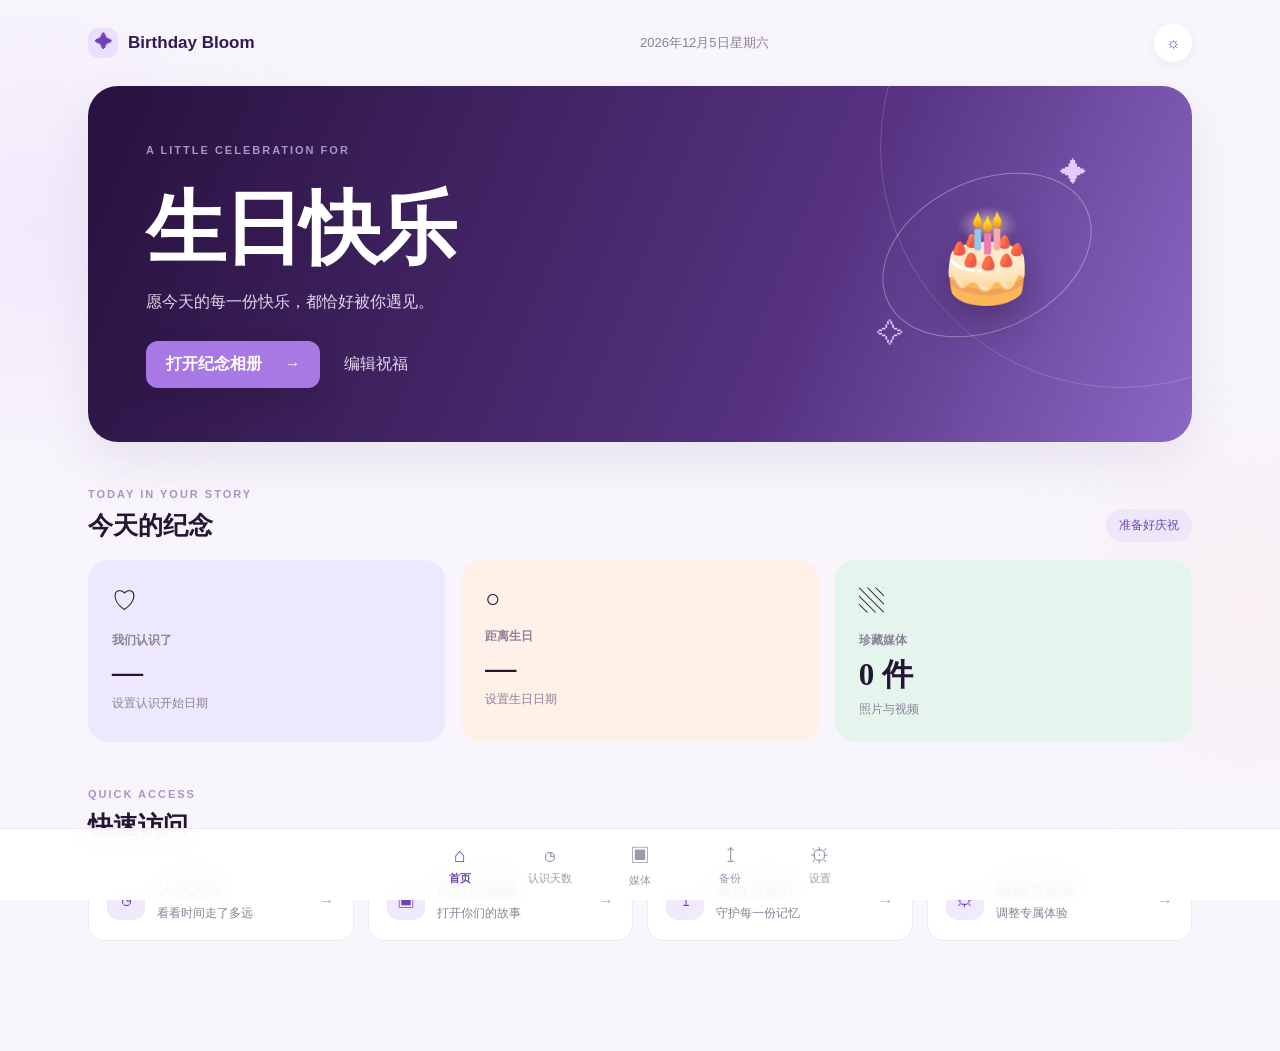
<file: 黄博诚/index.html>
<!doctype html>
<html lang="zh-CN">
<head>
  <meta charset="UTF-8">
  <meta name="viewport" content="width=device-width, initial-scale=1.0">
  <meta name="theme-color" content="#160d2b">
  <title>生日快乐 · 专属纪念</title>
  <link rel="stylesheet" href="styles.css">
</head>
<body>
  <div class="ambient ambient-one"></div>
  <div class="ambient ambient-two"></div>
  <main class="app-shell">
    <header class="topbar">
      <button class="brand" data-page="home"><span class="brand-mark">✦</span><span>Birthday Bloom</span></button>
      <div class="today-label" id="todayLabel"></div>
      <button class="icon-button" id="themeToggle" aria-label="切换特效">☼</button>
    </header>

    <section class="page active" id="page-home">
      <div class="hero-card">
        <div class="hero-copy">
          <span class="eyebrow">A little celebration for</span>
          <h1 id="heroTitle">生日快乐</h1>
          <p id="heroGreeting">愿今天的每一份快乐，都恰好被你遇见。</p>
          <div class="hero-actions">
            <button class="primary-button" data-page="media">打开纪念相册 <span>→</span></button>
            <button class="quiet-button" data-page="settings">编辑祝福</button>
          </div>
        </div>
        <div class="hero-orbit"><div class="orbit-ring"></div><div class="cake">🎂</div><span class="spark spark-a">✦</span><span class="spark spark-b">✧</span></div>
      </div>

      <div class="section-heading"><div><span class="eyebrow">Today in your story</span><h2>今天的纪念</h2></div><span class="status-pill" id="birthdayStatus">准备好庆祝</span></div>
      <div class="stat-grid">
        <article class="stat-card lavender"><span class="stat-icon">♡</span><span class="stat-label">我们认识了</span><strong id="daysKnown">0 天</strong><small id="dateSince">设置认识开始日期</small></article>
        <article class="stat-card peach"><span class="stat-icon">○</span><span class="stat-label">距离生日</span><strong id="daysToBirthday">—</strong><small id="birthdayDate">设置生日日期</small></article>
        <article class="stat-card mint"><span class="stat-icon">▧</span><span class="stat-label">珍藏媒体</span><strong id="mediaCount">0 件</strong><small>照片与视频</small></article>
      </div>

      <div class="section-heading compact"><div><span class="eyebrow">Quick access</span><h2>快速访问</h2></div></div>
      <div class="quick-grid">
        <button class="quick-card" data-page="timeline"><span class="quick-icon">◷</span><span><b>认识天数</b><small>看看时间走了多远</small></span><i>→</i></button>
        <button class="quick-card" data-page="media"><span class="quick-icon">▣</span><span><b>照片与视频</b><small>打开你们的故事</small></span><i>→</i></button>
        <button class="quick-card" data-page="backup"><span class="quick-icon">↥</span><span><b>备份与保存</b><small>守护每一份记忆</small></span><i>→</i></button>
        <button class="quick-card" data-page="settings"><span class="quick-icon">⚙</span><span><b>数据与设置</b><small>调整专属体验</small></span><i>→</i></button>
      </div>
    </section>

    <section class="page" id="page-timeline">
      <div class="page-intro"><span class="eyebrow">Your shared timeline</span><h1>认识天数</h1><p>每一天，都是你们故事里值得记住的一页。</p></div>
      <div class="timeline-hero"><span class="stat-label">从那天开始，我们已经</span><strong id="timelineDays">0</strong><span>天</span><div class="timeline-line"><span></span></div><small id="timelineDate">还没有设置开始日期</small></div>
      <div class="info-card"><span class="quick-icon">✦</span><div><h3>时间会留下答案</h3><p id="timelineDetail">在设置中填写你们认识的日期，这里会自动记录相伴的时间。</p></div></div>
    </section>

    <section class="page" id="page-media">
      <div class="page-intro"><span class="eyebrow">Your little gallery</span><h1>照片与视频</h1><p>把想说的话，藏进每一张照片和每一段影像里。</p></div>
      <label class="upload-zone"><input id="mediaInput" type="file" accept="image/*,video/*" multiple><span class="upload-icon">＋</span><b>添加照片或视频</b><small>支持批量选择，内容只保存在本机</small></label>
      <div class="filter-row"><button class="filter active" data-filter="all">全部</button><button class="filter" data-filter="image">照片</button><button class="filter" data-filter="video">视频</button><span id="mediaHint"></span></div>
      <div class="media-grid" id="mediaGrid"><div class="empty-state"><span>♡</span><p>还没有纪念内容</p><small>从一张照片开始，慢慢填满这里。</small></div></div>
    </section>

    <section class="page" id="page-backup">
      <div class="page-intro"><span class="eyebrow">Keep your memories safe</span><h1>备份与保存</h1><p>所有资料都留在你的设备上，也可以用备份文件带到另一台设备。</p></div>
      <div class="backup-card"><div class="backup-icon">✓</div><div><span class="stat-label">本地存储状态</span><h2>已安全保存在本机</h2><p id="storageSummary">设置和媒体会在浏览器中持续保存。</p></div></div>
      <div class="action-list"><button class="setting-row" id="exportButton"><span class="row-icon">↥</span><span><b>导出完整备份</b><small>包含设置与照片、视频</small></span><i>→</i></button><label class="setting-row"><span class="row-icon">↧</span><span><b>导入备份文件</b><small>恢复另一台设备上的资料</small></span><i>→</i><input id="importInput" type="file" accept=".json,application/json" hidden></label></div>
      <div class="notice"><b>关于保存路径</b><p>浏览器会将内容保存在当前网站数据中。导出备份时，你可以选择电脑或手机提供的保存位置。</p></div>
    </section>

    <section class="page" id="page-settings">
      <div class="page-intro"><span class="eyebrow">Make it yours</span><h1>数据与设置</h1><p>把这份祝福，调整成只属于你们的样子。</p></div>
      <form class="settings-form" id="settingsForm">
        <label><span>对方的称呼或名字</span><input id="nameInput" type="text" placeholder="例如：小月"></label>
        <label><span>生日日期</span><input id="birthdayInput" type="date"></label>
        <label><span>你们开始认识的日期</span><input id="sinceInput" type="date"></label>
        <label><span>首页祝福文字</span><textarea id="greetingInput" rows="3" placeholder="写一句只想对 TA 说的话"></textarea></label>
        <div class="form-divider"></div>
        <div class="toggle-row"><span><b>生日特效</b><small>首页显示彩带、闪光和漂浮元素</small></span><input id="effectsInput" class="toggle" type="checkbox" checked></div>
        <button class="primary-button full" type="submit">保存设置</button>
      </form>
      <button class="danger-button" id="clearButton">清除本机所有数据</button>
    </section>
  </main>
  <nav class="bottom-nav"><button class="nav-item active" data-page="home"><span>⌂</span>首页</button><button class="nav-item" data-page="timeline"><span>◷</span>认识天数</button><button class="nav-item" data-page="media"><span>▣</span>媒体</button><button class="nav-item" data-page="backup"><span>↥</span>备份</button><button class="nav-item" data-page="settings"><span>⚙</span>设置</button></nav>
  <div class="toast" id="toast"></div>
  <script src="app.js"></script>
</body>
</html>
</file>
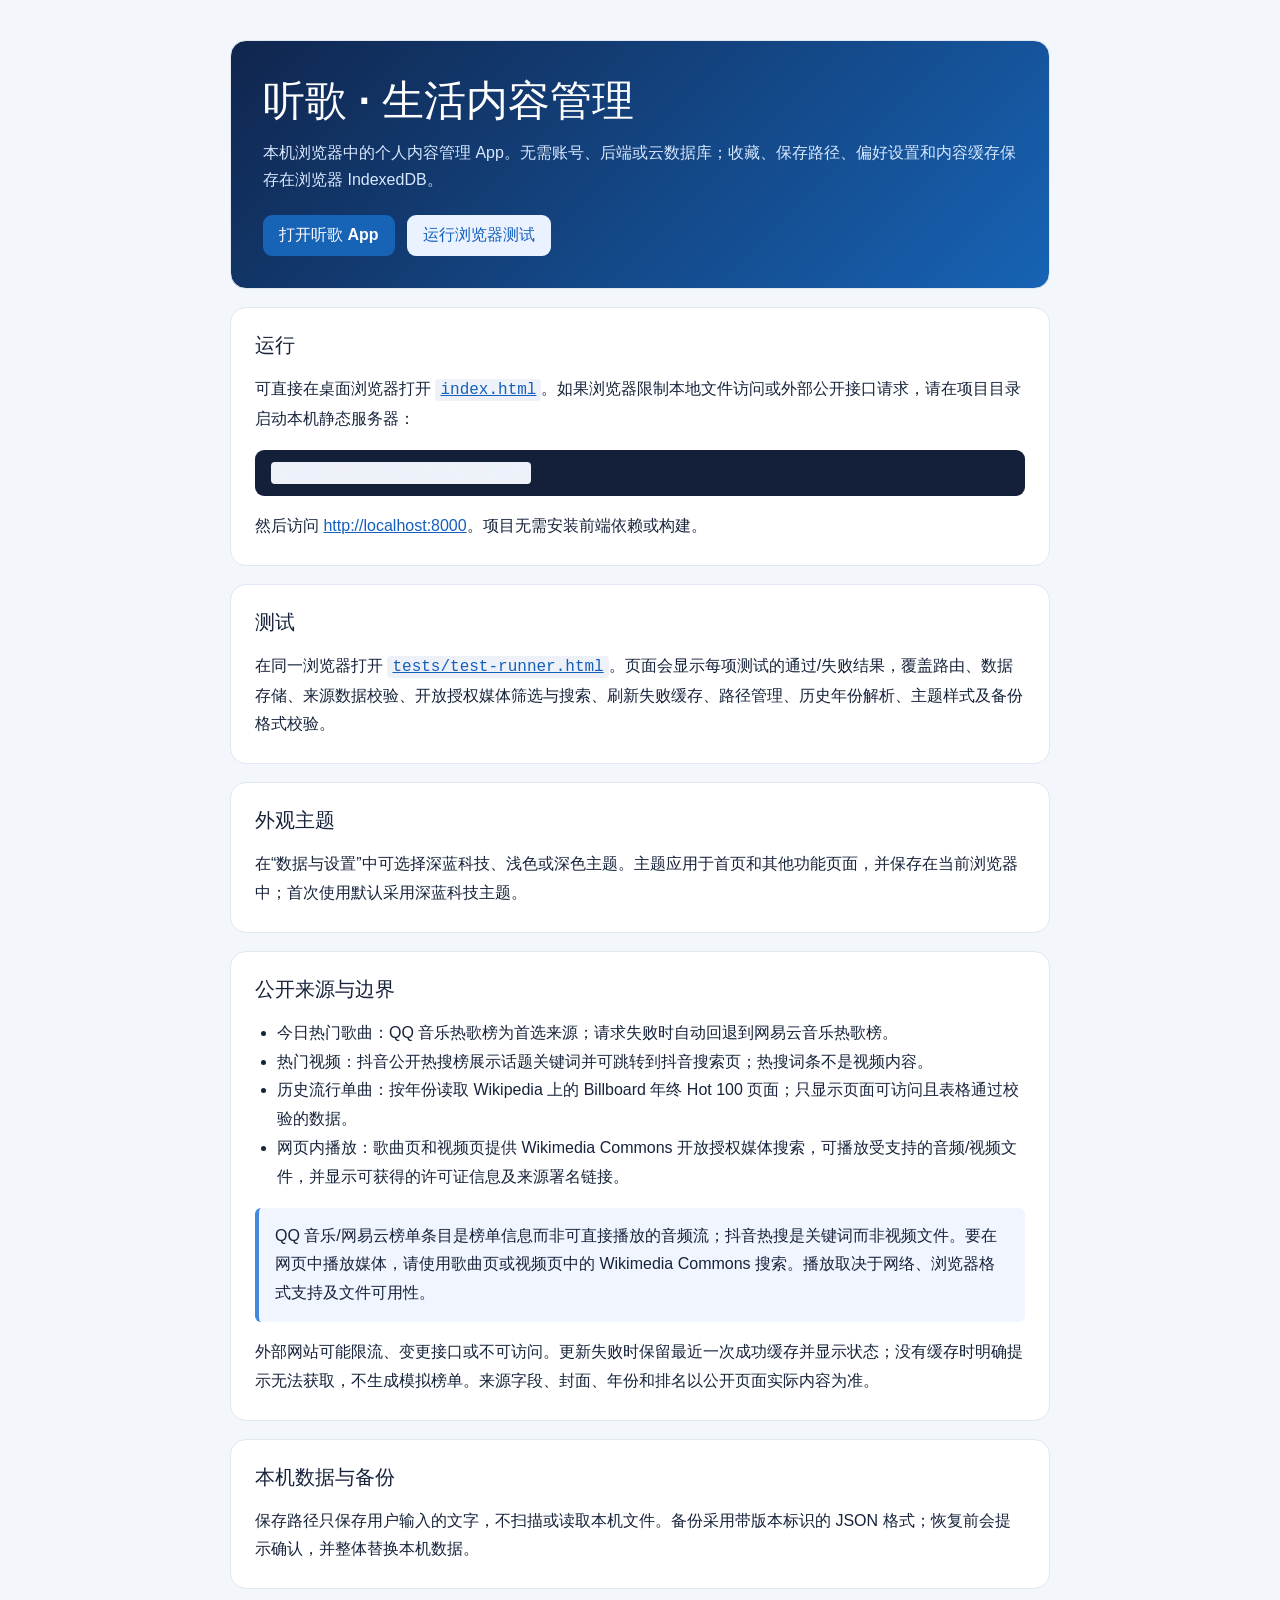
<file: 听歌app/README.html>
<!doctype html>
<html lang="zh-CN">
  <head>
    <meta charset="utf-8">
    <meta name="viewport" content="width=device-width, initial-scale=1">
    <meta name="theme-color" content="#09142e">
    <title>听歌 · 使用说明</title>
    <style>
      :root {
        color-scheme: light;
        font-family: "Segoe UI", "Microsoft YaHei", sans-serif;
        color: #17233b;
        background: #f3f6fb;
        font-synthesis: none;
        text-rendering: optimizeLegibility;
      }
      * { box-sizing: border-box; }
      body { margin: 0; padding: 40px 20px; }
      main { width: min(820px, 100%); margin: 0 auto; }
      header, section { background: #fff; border: 1px solid #e1e8f2; border-radius: 16px; }
      header { padding: 32px; color: #fff; background: linear-gradient(135deg, #10264e, #1763b5); }
      header p { margin: 10px 0 0; color: #d7e8ff; line-height: 1.7; }
      h1 { margin: 0; font-size: clamp(1.8rem, 5vw, 2.6rem); }
      h2 { margin: 0 0 14px; font-size: 1.25rem; }
      section { margin-top: 18px; padding: 24px; }
      p, li { line-height: 1.8; }
      p:last-child { margin-bottom: 0; }
      ul { padding-left: 22px; }
      a { color: #145fbd; }
      .actions { display: flex; flex-wrap: wrap; gap: 12px; margin-top: 22px; }
      .button { display: inline-block; padding: 10px 16px; color: #fff; background: #1763b5; border-radius: 9px; font-weight: 600; text-decoration: none; }
      .button.secondary { color: #145fbd; background: #eaf2ff; }
      code, pre { font-family: Consolas, "Cascadia Code", monospace; }
      code { padding: 2px 5px; background: #eef2f8; border-radius: 4px; }
      pre { overflow-x: auto; padding: 14px 16px; color: #e9f2ff; background: #142039; border-radius: 9px; }
      .note { padding: 14px 16px; background: #f0f5ff; border-left: 4px solid #4388dc; border-radius: 6px; }
      @media (max-width: 560px) {
        body { padding: 20px 12px; }
        header, section { padding: 22px; }
      }
    </style>
  </head>
  <body>
    <main>
      <header>
        <h1>听歌 · 生活内容管理</h1>
        <p>本机浏览器中的个人内容管理 App。无需账号、后端或云数据库；收藏、保存路径、偏好设置和内容缓存保存在浏览器 IndexedDB。</p>
        <nav class="actions" aria-label="快捷入口">
          <a class="button" href="index.html">打开听歌 App</a>
          <a class="button secondary" href="tests/test-runner.html">运行浏览器测试</a>
        </nav>
      </header>

      <section>
        <h2>运行</h2>
        <p>可直接在桌面浏览器打开 <a href="index.html"><code>index.html</code></a>。如果浏览器限制本地文件访问或外部公开接口请求，请在项目目录启动本机静态服务器：</p>
        <pre><code>python -m http.server 8000</code></pre>
        <p>然后访问 <a href="http://localhost:8000">http://localhost:8000</a>。项目无需安装前端依赖或构建。</p>
      </section>

      <section>
        <h2>测试</h2>
        <p>在同一浏览器打开 <a href="tests/test-runner.html"><code>tests/test-runner.html</code></a>。页面会显示每项测试的通过/失败结果，覆盖路由、数据存储、来源数据校验、开放授权媒体筛选与搜索、刷新失败缓存、路径管理、历史年份解析、主题样式及备份格式校验。</p>
      </section>

      <section>
        <h2>外观主题</h2>
        <p>在“数据与设置”中可选择深蓝科技、浅色或深色主题。主题应用于首页和其他功能页面，并保存在当前浏览器中；首次使用默认采用深蓝科技主题。</p>
      </section>

      <section>
        <h2>公开来源与边界</h2>
        <ul>
          <li>今日热门歌曲：QQ 音乐热歌榜为首选来源；请求失败时自动回退到网易云音乐热歌榜。</li>
          <li>热门视频：抖音公开热搜榜展示话题关键词并可跳转到抖音搜索页；热搜词条不是视频内容。</li>
          <li>历史流行单曲：按年份读取 Wikipedia 上的 Billboard 年终 Hot 100 页面；只显示页面可访问且表格通过校验的数据。</li>
          <li>网页内播放：歌曲页和视频页提供 Wikimedia Commons 开放授权媒体搜索，可播放受支持的音频/视频文件，并显示可获得的许可证信息及来源署名链接。</li>
        </ul>
        <p class="note">QQ 音乐/网易云榜单条目是榜单信息而非可直接播放的音频流；抖音热搜是关键词而非视频文件。要在网页中播放媒体，请使用歌曲页或视频页中的 Wikimedia Commons 搜索。播放取决于网络、浏览器格式支持及文件可用性。</p>
        <p>外部网站可能限流、变更接口或不可访问。更新失败时保留最近一次成功缓存并显示状态；没有缓存时明确提示无法获取，不生成模拟榜单。来源字段、封面、年份和排名以公开页面实际内容为准。</p>
      </section>

      <section>
        <h2>本机数据与备份</h2>
        <p>保存路径只保存用户输入的文字，不扫描或读取本机文件。备份采用带版本标识的 JSON 格式；恢复前会提示确认，并整体替换本机数据。</p>
      </section>
    </main>
  </body>
</html>
</file>
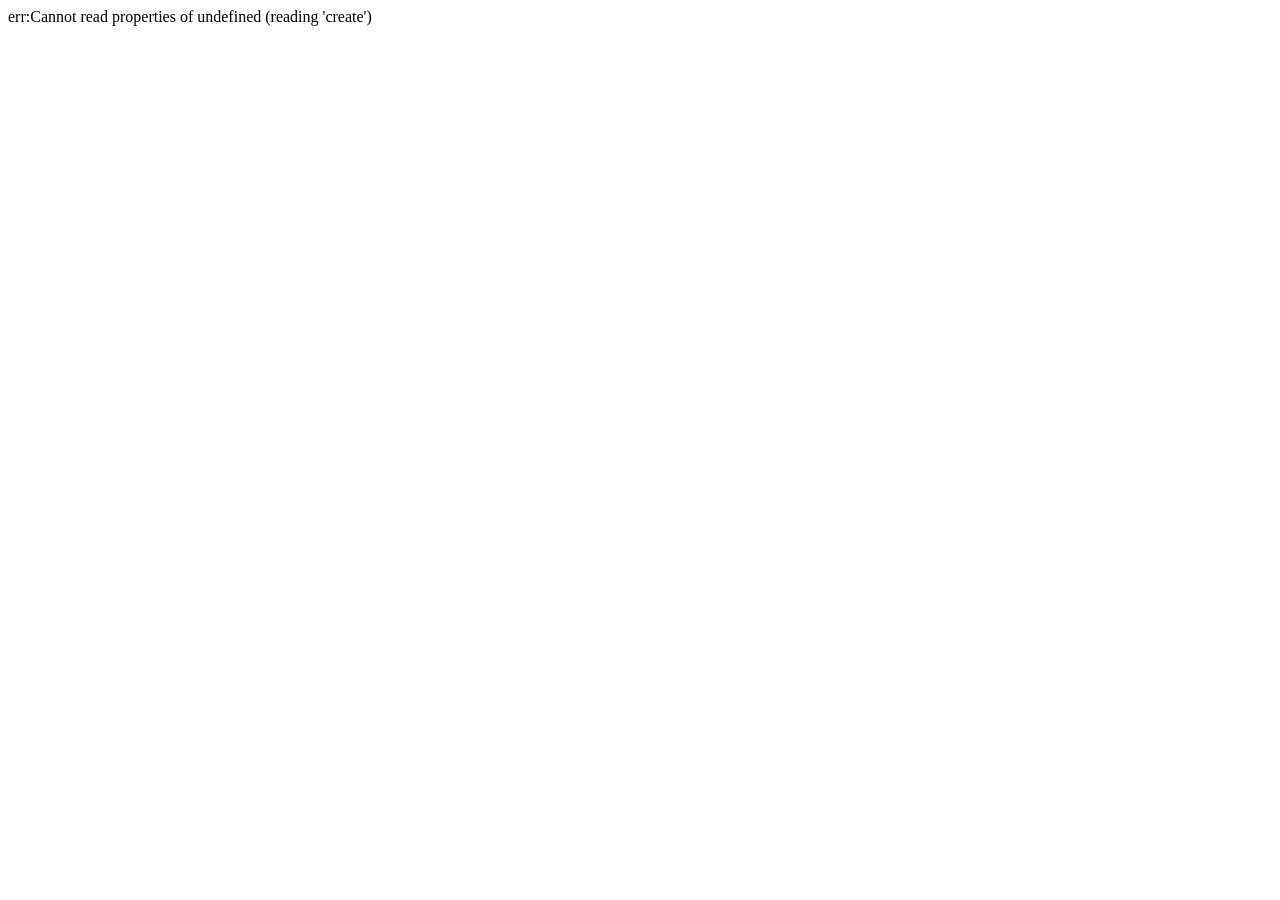
<file: 听歌app/temp-probe.html>
<!doctype html><html><body><script src="file:///C:/Users/Administrator/Desktop/%E5%90%AC%E6%AD%8Capp/src/store.js"></script>
<script src="file:///C:/Users/Administrator/Desktop/%E5%90%AC%E6%AD%8Capp/src/catalog.js"></script>
<script src="file:///C:/Users/Administrator/Desktop/%E5%90%8C%E6%AD%8Capp/src/backup.js"></script>
<script>
  async function test() {
    const store = window.MusicStore.create({ name: 'probe-' + Date.now() });
    const favorite = { id: 'song:test-1', type: 'song', contentId: 'test-1' };
    await store.put('favorites', favorite);
    await store.put('paths', { id: 'path:test-1', name: '����', path: 'D:\\Music' });
    const saved = await store.get('favorites', favorite.id);
    document.body.insertAdjacentHTML('beforeend', '<div>saved:' + (saved && saved.contentId) + '</div>');
    const snapshot = await store.exportAll();
    document.body.insertAdjacentHTML('beforeend', '<div>export:' + snapshot.paths.length + ':' + snapshot.favorites.length + '</div>');
    await store.replaceAll({ paths: [{ id: 'path:restored', name: '�ָ�', path: 'E:\\Audio' }] });
    const paths = await store.getAll('paths');
    const favorites = await store.getAll('favorites');
    document.body.insertAdjacentHTML('beforeend', '<div>after:' + paths.length + ':' + favorites.length + '</div>');
    await store.clear();
    store.close();
  }
  test().then(()=>document.body.insertAdjacentHTML('beforeend', '<div>done</div>')).catch(err=>document.body.insertAdjacentHTML('beforeend', '<div>err:' + err.message + '</div>'));
</script></body></html>
</file>
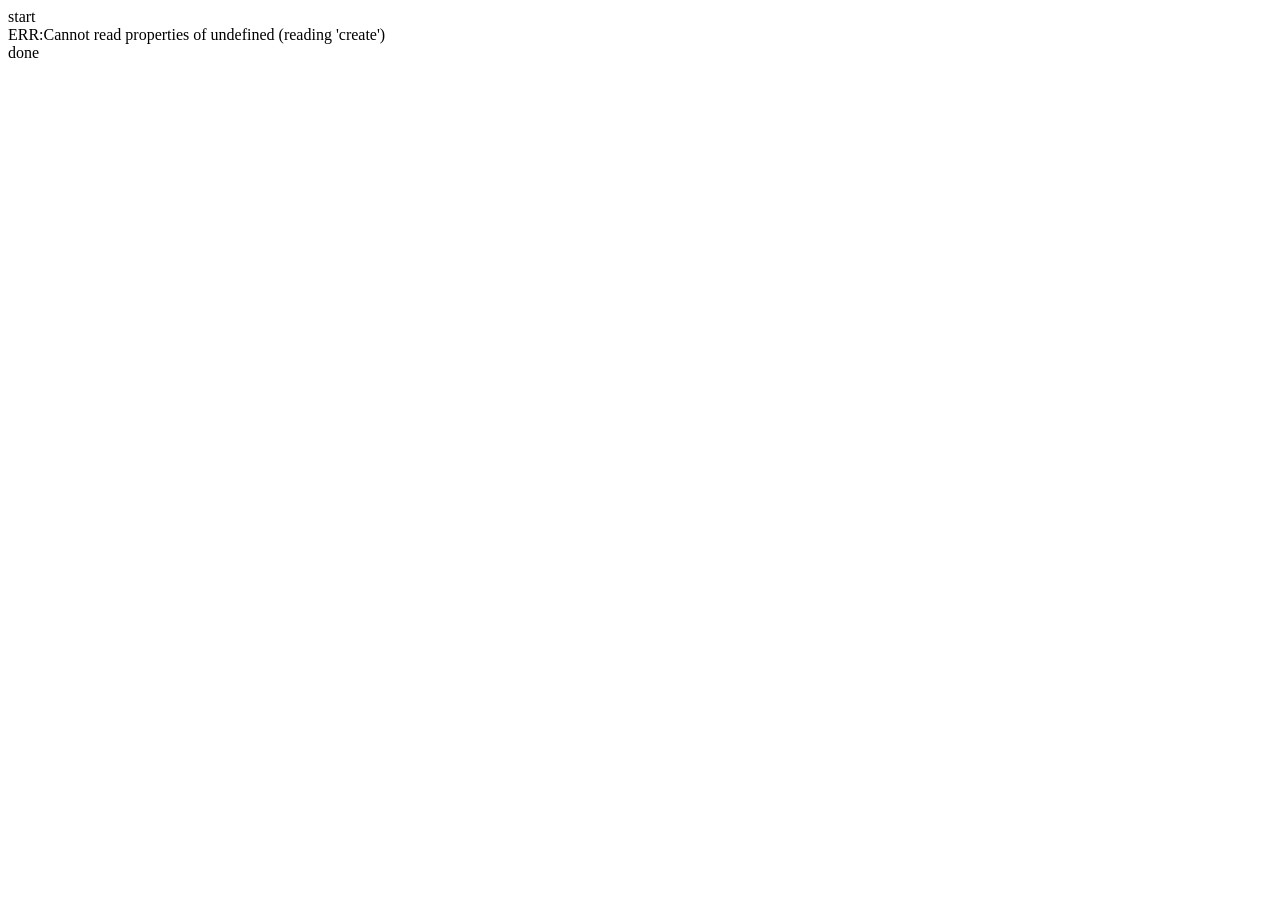
<file: 听歌app/tmp-debug.html>
<!doctype html><html><body>
<script src="file:///C:/Users/Administrator/Desktop/����app/src/store.js"></script>
<script src="file:///C:/Users/Administrator/Desktop/����app/src/catalog.js"></script>
<script src="file:///C:/Users/Administrator/Desktop/����app/src/backup.js"></script>
<script src="file:///C:/Users/Administrator/Desktop/����app/src/sources.js"></script>
<script>
  const log = (msg) => document.body.insertAdjacentHTML('beforeend', '<div>' + msg + '</div>');
  (async function () {
    log('start');
    try {
      const store = window.MusicStore.create({ name: 'probe-' + Date.now() });
      log('store-created');
      await store.put('favorites', { id: 'song:test-1', type: 'song', contentId: 'test-1' });
      log('favorite-put');
      await store.put('paths', { id: 'path:test-1', name: '����', path: 'D:\\Music' });
      log('path-put');
      const saved = await store.get('favorites', 'song:test-1');
      log('saved=' + (saved && saved.contentId));
      const snapshot = await store.exportAll();
      log('export=' + snapshot.paths.length + ':' + snapshot.favorites.length);
      await store.replaceAll({ paths: [{ id: 'path:restored', name: '�ָ�', path: 'E:\\Audio' }] });
      log('replace-ok');
      const paths = await store.getAll('paths');
      const favorites = await store.getAll('favorites');
      log('after=' + paths.length + ':' + favorites.length);
      await store.clear();
      log('clear-ok');
      store.close();
    } catch (e) { log('ERR:' + e.message); }
    log('done');
  })();
</script>
</body></html>
</file>
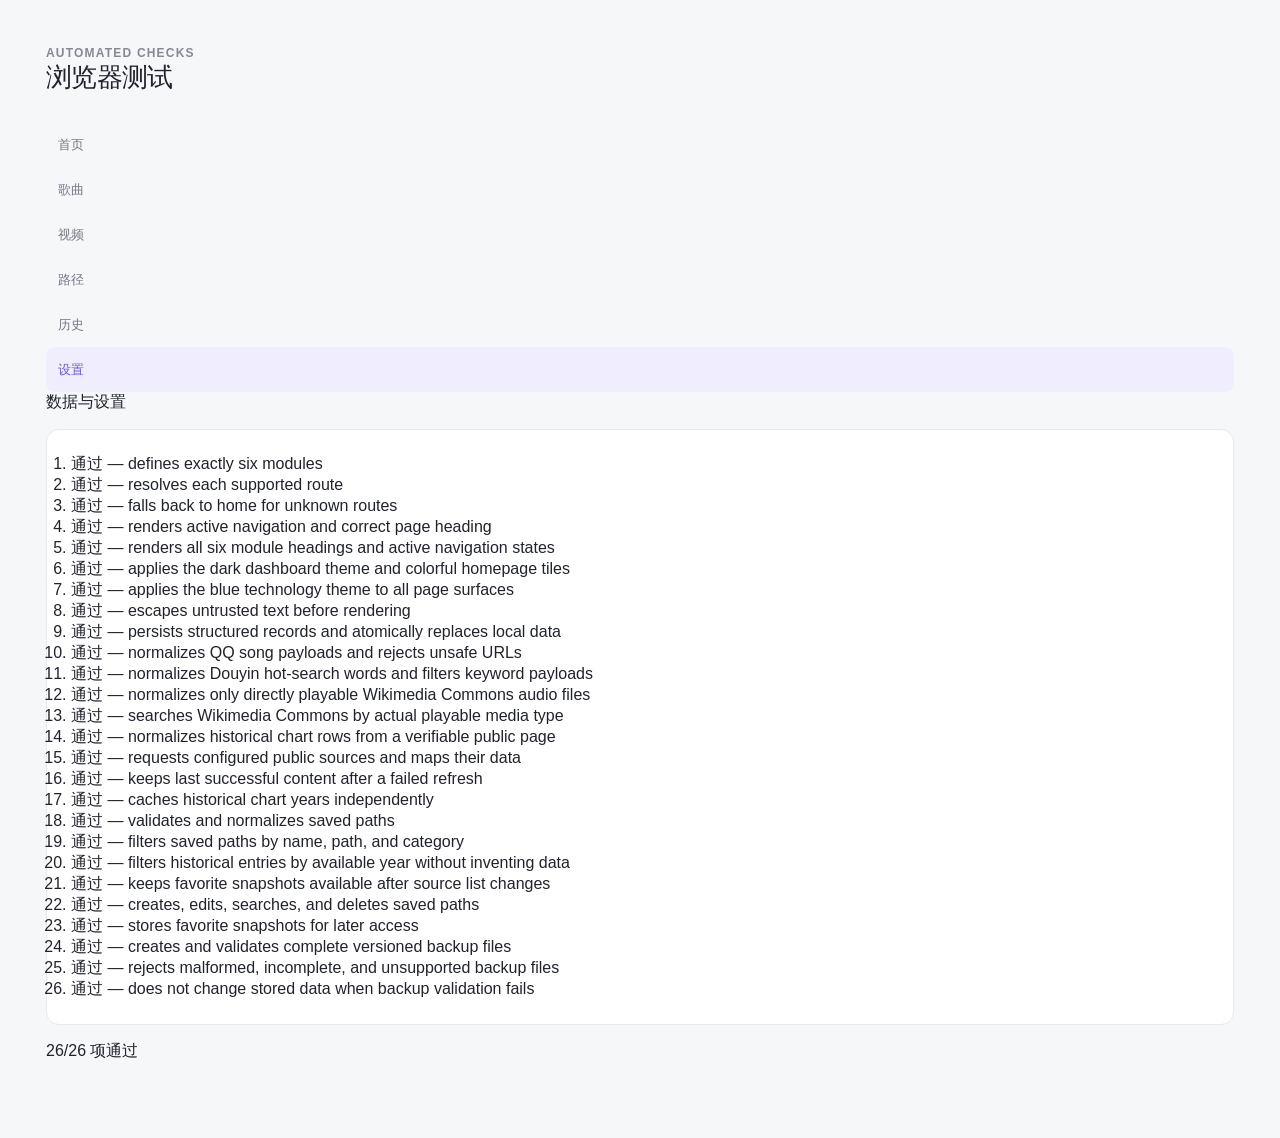
<file: 听歌app/tests/test-runner.html>
<!doctype html>
<html lang="zh-CN" data-test-page>
  <head>
    <meta charset="utf-8">
    <meta name="viewport" content="width=device-width, initial-scale=1">
    <title>听歌 App 测试</title>
    <link rel="stylesheet" href="../styles.css">
  </head>
  <body>
    <main class="page-content">
      <div class="page-heading"><div><p class="eyebrow">AUTOMATED CHECKS</p><h1>浏览器测试</h1></div></div>
      <nav aria-label="测试导航">
        <a class="nav-link" href="#/home" data-route="home">首页</a>
        <a class="nav-link" href="#/songs" data-route="songs">歌曲</a>
        <a class="nav-link" href="#/videos" data-route="videos">视频</a>
        <a class="nav-link" href="#/paths" data-route="paths">路径</a>
        <a class="nav-link" href="#/history" data-route="history">历史</a>
        <a class="nav-link" href="#/settings" data-route="settings">设置</a>
      </nav>
      <div id="page-breadcrumb"></div>
      <section id="app"></section>
      <ol id="test-results" class="card" style="padding:24px"></ol>
      <p id="test-summary" role="status"></p>
    </main>
    <script src="../src/store.js"></script>
    <script src="../src/catalog.js"></script>
    <script src="../src/backup.js"></script>
    <script src="../src/sources.js"></script>
    <script src="../src/app.js"></script>
    <script src="test-runner.js"></script>
  </body>
</html>
</file>
<file: 黄博诚/styles.css>
:root{--ink:#221633;--muted:#8a8298;--line:#eee8f5;--purple:#6d43b8;--purple-dark:#321957;--cream:#fcf9ff;--shadow:0 20px 50px #33205214}*{box-sizing:border-box}body{margin:0;background:#f8f5fc;color:var(--ink);font-family:Inter,"Segoe UI","Microsoft YaHei",sans-serif}button,input,textarea{font:inherit}button{border:0;cursor:pointer}.app-shell{max-width:1180px;margin:auto;padding:0 38px 110px}.topbar{height:86px;display:flex;align-items:center;justify-content:space-between}.brand{background:none;color:var(--purple-dark);font-weight:800;font-size:17px;display:flex;align-items:center;gap:10px;padding:0}.brand-mark{background:#eadfff;color:var(--purple);width:30px;height:30px;border-radius:10px;display:grid;place-items:center}.today-label{color:var(--muted);font-size:13px}.icon-button{width:38px;height:38px;border-radius:50%;background:white;color:var(--purple);box-shadow:0 4px 15px #3a1c5e0d}.page{display:none;animation:fade .35s ease}.page.active{display:block}@keyframes fade{from{opacity:0;transform:translateY(8px)}to{opacity:1;transform:none}}.hero-card{min-height:320px;padding:54px 58px;border-radius:30px;background:linear-gradient(112deg,#27113d,#563281 65%,#8c68c6);color:#fff;display:flex;justify-content:space-between;overflow:hidden;position:relative;box-shadow:var(--shadow)}.hero-card:after{content:"";position:absolute;width:480px;height:480px;border:1px solid #ffffff2b;border-radius:50%;right:-170px;top:-180px}.eyebrow{font-size:11px;text-transform:uppercase;letter-spacing:2px;color:#a995c5;font-weight:700}.hero-copy{position:relative;z-index:1}.hero-card h1{font-family:Georgia,serif;font-size:clamp(44px,7vw,80px);margin:18px 0 8px;letter-spacing:-3px}.hero-card p{color:#e1d6ec;max-width:420px;margin:0 0 28px}.hero-actions{display:flex;gap:12px;align-items:center}.primary-button{background:#a879e4;color:#fff;padding:13px 20px;border-radius:12px;font-weight:700;box-shadow:0 10px 24px #24103233}.primary-button span{margin-left:18px}.quiet-button{background:transparent;color:#e5d9f1;padding:12px}.hero-orbit{width:250px;height:230px;display:grid;place-items:center;position:relative;margin-right:22px}.cake{font-size:88px;filter:drop-shadow(0 15px 20px #16052255);z-index:1}.orbit-ring{position:absolute;width:220px;height:150px;border:1px solid #ffffff55;border-radius:50%;transform:rotate(-25deg)}.spark{position:absolute;color:#e4caff;font-size:27px}.spark-a{top:18px;right:25px}.spark-b{bottom:20px;left:15px}.section-heading{display:flex;justify-content:space-between;align-items:end;margin:42px 0 18px}.section-heading.compact{margin-top:42px}.section-heading h2{margin:7px 0 0;font-size:25px}.status-pill{font-size:12px;background:#eee7fa;color:var(--purple);padding:8px 13px;border-radius:99px}.stat-grid{display:grid;grid-template-columns:repeat(3,1fr);gap:16px}.stat-card{padding:24px;border-radius:20px;min-height:150px;display:flex;flex-direction:column;align-items:flex-start}.lavender{background:#eee8ff}.peach{background:#fff0e8}.mint{background:#e5f5ee}.stat-icon{font-size:25px;margin-bottom:15px}.stat-label{font-size:12px;color:var(--muted);font-weight:600}.stat-card strong{font-family:Georgia,serif;font-size:31px;margin:5px 0}.stat-card small,.quick-card small,.setting-row small{color:var(--muted);font-size:12px}.quick-grid{display:grid;grid-template-columns:repeat(4,1fr);gap:14px}.quick-card{background:white;border:1px solid var(--line);border-radius:16px;padding:18px;display:flex;text-align:left;align-items:center;gap:12px;color:var(--ink);transition:.2s}.quick-card:hover,.setting-row:hover{transform:translateY(-3px);box-shadow:var(--shadow)}.quick-card span:nth-child(2){display:flex;flex-direction:column;gap:5px;flex:1}.quick-card i,.setting-row i{font-style:normal;color:#b2a7c0}.quick-icon{width:38px;height:38px;border-radius:12px;background:#f1eafd;color:var(--purple);display:grid;place-items:center;font-size:18px}.page-intro{padding:45px 0 25px}.page-intro h1{font:46px Georgia,serif;margin:12px 0 8px}.page-intro p{color:var(--muted);margin:0}.timeline-hero{background:linear-gradient(135deg,#30154d,#7651ab);color:white;border-radius:26px;padding:38px;text-align:center}.timeline-hero .stat-label{color:#d5c6e8}.timeline-hero strong{display:block;font:86px Georgia,serif;margin:10px 0 0}.timeline-hero>span:not(.stat-label){font-size:18px}.timeline-hero small{color:#d9cbe8}.timeline-line{height:3px;background:#ffffff33;margin:30px 0 14px}.timeline-line span{display:block;width:40%;height:100%;background:#c39bfb}.info-card,.backup-card{display:flex;gap:18px;align-items:center;background:white;border:1px solid var(--line);padding:23px;border-radius:18px;margin-top:18px}.info-card h3,.backup-card h2{margin:0 0 6px}.info-card p,.backup-card p{margin:0;color:var(--muted);font-size:13px}.upload-zone{border:2px dashed #d9c9ee;border-radius:20px;min-height:180px;background:#fffafe;display:flex;flex-direction:column;align-items:center;justify-content:center;gap:9px;color:var(--purple);cursor:pointer}.upload-zone input{display:none}.upload-icon{font-size:34px}.upload-zone small{color:var(--muted)}.filter-row{display:flex;gap:8px;align-items:center;margin:25px 0}.filter{background:transparent;color:var(--muted);padding:8px 14px;border-radius:99px}.filter.active{background:#ede5fa;color:var(--purple);font-weight:700}.filter-row span{margin-left:auto;color:var(--muted);font-size:12px}.media-grid{display:grid;grid-template-columns:repeat(4,1fr);gap:12px}.media-item{position:relative;background:#eee;border-radius:15px;overflow:hidden;aspect-ratio:1}.media-item img,.media-item video{width:100%;height:100%;object-fit:cover}.media-delete{position:absolute;top:8px;right:8px;background:#221633bb;color:white;border-radius:50%;width:26px;height:26px}.empty-state{grid-column:1/-1;text-align:center;padding:45px;background:#fff;border-radius:18px;color:var(--muted)}.empty-state span{font-size:32px;color:#cab6e4}.backup-card{padding:30px;background:#f0eafa;border:0}.backup-icon{width:44px;height:44px;background:#74bd9e;color:white;border-radius:50%;display:grid;place-items:center}.action-list{margin-top:18px;background:white;border-radius:18px;overflow:hidden}.setting-row{width:100%;padding:20px;display:flex;align-items:center;gap:15px;background:white;text-align:left;color:var(--ink);border-bottom:1px solid var(--line);transition:.2s}.setting-row>span:nth-child(2){display:flex;flex-direction:column;gap:5px;flex:1}.row-icon{font-size:24px;color:var(--purple);width:28px;text-align:center}.notice{padding:18px;background:#fff5e9;border-radius:16px;margin-top:18px;color:#8f6549;font-size:13px}.notice p{margin:7px 0 0;line-height:1.6}.settings-form{background:white;border:1px solid var(--line);border-radius:20px;padding:25px;display:grid;gap:19px}.settings-form label{display:grid;gap:8px;font-size:13px;font-weight:700}.settings-form input,.settings-form textarea{border:1px solid var(--line);border-radius:10px;padding:12px;color:var(--ink);outline:none;background:#fcfbfe;resize:vertical}.settings-form input:focus,.settings-form textarea:focus{border-color:#b395d8}.form-divider{height:1px;background:var(--line)}.toggle-row{display:flex;justify-content:space-between;align-items:center}.toggle-row span{display:flex;flex-direction:column;gap:5px}.toggle{appearance:none;width:45px;height:25px;border-radius:99px;background:#d7d1df;position:relative;padding:0!important;cursor:pointer}.toggle:before{content:"";position:absolute;top:3px;left:3px;width:19px;height:19px;border-radius:50%;background:white;transition:.2s}.toggle:checked{background:#8c61c4}.toggle:checked:before{transform:translateX(20px)}.full{width:100%;margin-top:4px}.danger-button{background:transparent;color:#b25e68;font-size:12px;margin:20px 0;padding:8px}.bottom-nav{position:fixed;bottom:0;left:0;right:0;height:72px;background:#ffffffee;backdrop-filter:blur(14px);border-top:1px solid var(--line);display:flex;justify-content:center;gap:20px;z-index:5}.nav-item{background:none;color:#a198ac;font-size:11px;min-width:70px;display:flex;flex-direction:column;align-items:center;justify-content:center;gap:4px}.nav-item span{font-size:20px}.nav-item.active{color:var(--purple);font-weight:700}.toast{position:fixed;bottom:90px;left:50%;transform:translate(-50%,20px);background:#2b183d;color:white;padding:11px 18px;border-radius:99px;font-size:13px;opacity:0;pointer-events:none;transition:.25s;z-index:10}.toast.show{opacity:1;transform:translate(-50%,0)}.ambient{position:fixed;border-radius:50%;filter:blur(80px);opacity:.2;z-index:-1}.ambient-one{width:280px;height:280px;background:#d8b7ff;top:10%;left:-100px}.ambient-two{width:220px;height:220px;background:#ffd4ca;right:-80px;bottom:20%}@media(max-width:800px){.app-shell{padding:0 18px 100px}.topbar{height:70px}.hero-card{padding:34px 25px;min-height:360px}.hero-orbit{position:absolute;right:-25px;bottom:-10px;opacity:.5}.hero-copy{max-width:80%}.hero-card h1{font-size:52px}.stat-grid{gap:9px}.stat-card{padding:15px;min-height:135px}.stat-card strong{font-size:24px}.stat-card small{font-size:10px}.quick-grid{grid-template-columns:repeat(2,1fr)}.quick-card{padding:13px}.media-grid{grid-template-columns:repeat(3,1fr)}.bottom-nav{gap:0;justify-content:space-around}.nav-item{min-width:auto;flex:1}.page-intro{padding-top:30px}.page-intro h1{font-size:40px}}@media(max-width:450px){.today-label{display:none}.hero-actions{flex-direction:column;align-items:flex-start}.stat-grid{grid-template-columns:1fr 1fr}.stat-card:last-child{grid-column:1/-1}.stat-card:last-child strong{font-size:27px}.media-grid{grid-template-columns:repeat(2,1fr)}}
</file>
<file: 听歌app/styles.css>
:root {
  font-family: "DM Sans", "Noto Sans SC", "Microsoft YaHei", sans-serif;
  color: #20232b;
  background: #f6f7f9;
  font-synthesis: none;
  text-rendering: optimizeLegibility;
  --ink: #20232b;
  --muted: #858995;
  --line: #e9eaf0;
  --paper: #fff;
  --purple: #7257e8;
  --purple-soft: #f0edff;
  --green: #45a987;
}

* { box-sizing: border-box; }

body { margin: 0; min-width: 320px; min-height: 100vh; }

button, input, select, textarea { font: inherit; }
button, a { -webkit-tap-highlight-color: transparent; }
button { cursor: pointer; }

.app-shell { min-height: 100vh; }
.sidebar {
  position: fixed;
  inset: 0 auto 0 0;
  z-index: 5;
  display: flex;
  width: 246px;
  flex-direction: column;
  padding: 29px 17px 20px;
  border-right: 1px solid var(--line);
  background: #fff;
}
.brand {
  display: flex;
  align-items: center;
  gap: 11px;
  margin: 0 0 48px 9px;
  color: var(--ink);
  font-size: 20px;
  font-weight: 700;
  letter-spacing: -.6px;
  text-decoration: none;
}
.brand-mark {
  display: grid;
  width: 34px;
  height: 34px;
  place-items: center;
  border-radius: 11px;
  background: var(--purple);
  color: #fff;
  font-size: 23px;
}
.brand-dot { color: var(--purple); }
.sidebar-label {
  margin: 0 0 13px 11px;
  color: #a1a3ad;
  font-size: 10px;
  font-weight: 700;
  letter-spacing: 1.2px;
}
.primary-nav { display: grid; gap: 5px; }
.nav-link {
  display: flex;
  min-height: 45px;
  align-items: center;
  gap: 13px;
  padding: 0 12px;
  border-radius: 9px;
  color: #757986;
  font-size: 13px;
  font-weight: 500;
  text-decoration: none;
  transition: background .16s, color .16s;
}
.nav-link:hover { background: #f7f6fb; color: var(--ink); }
.nav-link.active { background: var(--purple-soft); color: var(--purple); font-weight: 600; }
.nav-icon { width: 18px; text-align: center; font-size: 18px; }
.sidebar-footer { margin-top: auto; }
.local-note { display: flex; align-items: center; gap: 8px; padding: 20px 12px 0; color: #9b9eaa; font-size: 11px; }
.status-dot { width: 7px; height: 7px; flex: 0 0 auto; border-radius: 50%; background: var(--green); }
.main-content { min-height: 100vh; margin-left: 246px; }
.topbar {
  position: sticky;
  top: 0;
  z-index: 3;
  display: flex;
  height: 65px;
  align-items: center;
  justify-content: space-between;
  padding: 0 46px;
  border-bottom: 1px solid var(--line);
  background: rgba(255,255,255,.92);
  backdrop-filter: blur(12px);
}
.breadcrumb { color: #9699a4; font-size: 12px; }
.breadcrumb span { margin: 0 9px; color: #d3d4da; }
.breadcrumb strong { color: #484b55; font-weight: 600; }
.topbar-status { display: flex; align-items: center; gap: 8px; color: #7e828e; font-size: 11px; }
.page-content { max-width: 1320px; margin: 0 auto; padding: 38px 46px 60px; }
.page-heading { display: flex; align-items: flex-end; justify-content: space-between; gap: 20px; margin-bottom: 27px; }
.page-heading h1 { margin: 0; font-size: 26px; letter-spacing: -.7px; }
.page-heading p { margin: 8px 0 0; color: var(--muted); font-size: 12px; }
.eyebrow { margin: 0 0 8px; color: var(--purple); font-size: 10px; font-weight: 700; letter-spacing: 1.2px; text-transform: uppercase; }
.card { border: 1px solid var(--line); border-radius: 13px; background: var(--paper); }
.button {
  display: inline-flex;
  min-height: 37px;
  align-items: center;
  justify-content: center;
  gap: 8px;
  padding: 0 14px;
  border: 1px solid var(--line);
  border-radius: 8px;
  background: #fff;
  color: #4c4f59;
  font-size: 12px;
  font-weight: 600;
  text-decoration: none;
}
.button:hover { border-color: #cec7f8; color: var(--purple); }
.button-primary { border-color: var(--purple); background: var(--purple); color: #fff; }
.button-primary:hover { border-color: #6247d9; background: #6247d9; color: #fff; }
.button-danger { color: #bd4a55; }
.button-small { min-height: 31px; padding: 0 10px; font-size: 11px; }
.empty-state { padding: 45px 24px; text-align: center; }
.empty-icon { display: grid; width: 50px; height: 50px; place-items: center; margin: 0 auto 14px; border-radius: 16px; background: #f5f3ff; color: var(--purple); font-size: 21px; }
.empty-state h3 { margin: 0 0 7px; font-size: 14px; }
.empty-state p { max-width: 450px; margin: 0 auto; color: var(--muted); font-size: 12px; line-height: 1.7; }
.notice { margin: 14px 0 0; color: #9b7b39; font-size: 11px; }
.loading-state, .error-state { padding: 18px; border-radius: 9px; background: #f8f7fc; color: #777b87; font-size: 12px; }
.error-state { background: #fff5f3; color: #b45147; }
.toast-region { position: fixed; right: 24px; bottom: 24px; z-index: 20; display: grid; gap: 8px; }
.toast { padding: 12px 16px; border-radius: 9px; background: #282a31; box-shadow: 0 8px 28px #20232b26; color: #fff; font-size: 12px; }
.featured-card {
  position: relative;
  display: flex;
  min-height: 220px;
  overflow: hidden;
  align-items: center;
  justify-content: space-between;
  padding: 30px 38px;
  border-radius: 15px;
  background: linear-gradient(115deg, #36236b, #7257e8 57%, #aa8be4);
  color: #fff;
}
.featured-glow { position: absolute; top: -115px; right: 70px; width: 290px; height: 290px; border: 1px solid #ffffff24; border-radius: 50%; box-shadow: 0 0 0 30px #ffffff0b, 0 0 0 70px #ffffff08; }
.featured-copy, .featured-note { position: relative; z-index: 1; }
.featured-copy h2 { max-width: 570px; margin: 0; font-size: 30px; letter-spacing: -.7px; }
.featured-copy > p:not(.eyebrow) { margin: 7px 0 0; color: #e2dafa; font-size: 14px; }
.light-eyebrow { color: #d3c5ff; }
.featured-meta { margin-top: 18px; color: #e3d9ff; font-size: 11px; }
.featured-actions { display: flex; flex-wrap: wrap; gap: 8px; margin-top: 18px; }
.button-light { border-color: #fff; background: #fff; color: #48328d; }
.button-light:hover { border-color: #eee8ff; background: #eee8ff; color: #48328d; }
.button-glass { border-color: #ffffff66; background: #ffffff16; color: #fff; }
.button-glass:hover { border-color: #ffffffa6; background: #ffffff25; color: #fff; }
.featured-actions .button-disabled { border-color: #ffffff4c; color: #e5def7; }
.featured-note { display: grid; width: 135px; height: 135px; flex: 0 0 auto; place-content: center; border: 1px solid #ffffff38; border-radius: 50%; background: #ffffff12; font-size: 25px; font-weight: 700; text-align: center; transform: rotate(9deg); }
.featured-note span { display: block; margin-top: 5px; color: #e2dafa; font-size: 10px; font-weight: 500; }
.featured-empty { min-height: 205px; background: linear-gradient(115deg, #413077, #755ee2); }
.section-heading { display: flex; align-items: flex-end; justify-content: space-between; margin: 31px 0 15px; }
.section-heading h2 { margin: 0; font-size: 16px; }
.section-heading p { margin: 6px 0 0; color: var(--muted); font-size: 11px; }
.section-heading-spaced { margin-top: 30px; }
.quick-grid { display: grid; grid-template-columns: repeat(2, minmax(0, 1fr)); gap: 10px; }
.quick-link { display: flex; min-height: 75px; align-items: center; gap: 12px; padding: 13px 15px; color: var(--ink); text-decoration: none; }
.quick-link:hover, .summary-card:hover { border-color: #d5cef8; box-shadow: 0 5px 18px #3828790c; }
.quick-icon, .summary-icon { display: grid; width: 37px; height: 37px; flex: 0 0 auto; place-items: center; border-radius: 11px; background: var(--purple-soft); color: var(--purple); font-size: 18px; }
.quick-link strong, .quick-link small { display: block; }
.quick-link strong { font-size: 12px; }
.quick-link small { margin-top: 4px; color: var(--muted); font-size: 10px; }
.quick-arrow { margin-left: auto; color: #aaaeba; }
.summary-grid { display: grid; grid-template-columns: repeat(3, minmax(0, 1fr)); gap: 11px; }
.summary-card { display: flex; min-height: 100px; align-items: center; gap: 12px; padding: 15px; color: var(--ink); text-decoration: none; }
.summary-icon { width: 39px; height: 39px; }
.summary-icon.green { background: #e9f8f1; color: #359673; }
.summary-icon.orange { background: #fff4e7; color: #d99437; }
.summary-card small, .summary-card strong, .summary-card span { display: block; }
.summary-card small { color: var(--muted); font-size: 10px; }
.summary-card strong { margin: 2px 0; font-size: 20px; }
.summary-card span { color: #9a9da8; font-size: 9px; }
.feed-panel { margin-bottom: 15px; padding: 17px 19px; }
.feed-panel-top { display: flex; align-items: center; justify-content: space-between; gap: 12px; }
.feed-panel-top strong { font-size: 12px; }
.feed-panel-top p { margin: 5px 0 0; color: var(--muted); font-size: 10px; }
.data-pill, .source-chip, .tag { display: inline-flex; align-items: center; padding: 4px 8px; border-radius: 20px; background: #f4f3f9; color: #77727f; font-size: 9px; white-space: nowrap; }
.feed-meta { margin: 12px 0 0; color: #9295a0; font-size: 10px; }
.error-inline { margin: 10px 0 0; color: #ba5a4c; font-size: 11px; line-height: 1.6; }
.content-list { display: grid; gap: 9px; }
.content-card { display: flex; min-width: 0; align-items: center; gap: 14px; padding: 12px 14px; border: 1px solid var(--line); border-radius: 11px; background: #fff; }
.song-artwork { width: 52px; height: 52px; flex: 0 0 auto; border-radius: 8px; object-fit: cover; }
.artwork-fallback { display: grid; place-items: center; background: linear-gradient(145deg, #f0edff, #e4defb); color: var(--purple); font-size: 23px; }
.content-info { min-width: 0; flex: 1; }
.content-info h3 { overflow: hidden; margin: 0; font-size: 12px; font-weight: 600; text-overflow: ellipsis; white-space: nowrap; }
.content-info p { overflow: hidden; margin: 5px 0 7px; color: var(--muted); font-size: 10px; text-overflow: ellipsis; white-space: nowrap; }
.rank { display: inline-block; margin: 0 0 5px; color: var(--purple); font-size: 9px; font-weight: 700; }
.content-actions { display: flex; align-items: center; gap: 6px; }
.icon-button { display: grid; width: 32px; height: 32px; flex: 0 0 auto; place-items: center; border: 0; border-radius: 8px; background: transparent; color: #989aa4; font-size: 19px; }
.icon-button:hover { background: #f5f2ff; color: var(--purple); }
.button-disabled { color: #a1a3ad; cursor: not-allowed; }
.favorite-filter { display: inline-flex; align-items: center; gap: 7px; margin-top: 12px; color: #717581; font-size: 10px; }
.favorite-filter input { accent-color: var(--purple); }
.video-grid { display: grid; grid-template-columns: repeat(2, minmax(0, 1fr)); gap: 11px; }
.video-card { min-height: 100px; align-items: flex-start; }
.video-artwork { width: 105px; height: 68px; flex: 0 0 auto; border-radius: 8px; object-fit: cover; }
.video-card .content-actions { flex-wrap: wrap; justify-content: flex-end; }
.path-toolbar { display: flex; align-items: center; gap: 15px; margin-bottom: 12px; padding: 11px 14px; }
.search-field { display: flex; min-width: 180px; flex: 1; align-items: center; gap: 8px; color: #aaaeba; }
.search-field input { width: 100%; border: 0; outline: 0; color: var(--ink); font-size: 11px; }
.search-field input::placeholder { color: #a6a8b1; }
.filter-field { display: flex; align-items: center; gap: 7px; color: #9295a0; font-size: 10px; }
.filter-field select, .settings-row select, .history-toolbar select { min-height: 32px; padding: 0 9px; border: 1px solid var(--line); border-radius: 7px; background: #fff; color: #555965; font-size: 10px; }
.path-count { color: #9b9ea9; font-size: 10px; white-space: nowrap; }
.path-list { display: grid; gap: 9px; }
.path-row { display: flex; align-items: center; gap: 12px; padding: 13px; }
.path-symbol { display: grid; width: 37px; height: 37px; flex: 0 0 auto; place-items: center; border-radius: 10px; background: #edf8f4; color: #3d9c7c; font-size: 19px; }
.path-info { min-width: 0; flex: 1; }
.path-title-row { display: flex; align-items: center; gap: 8px; }
.path-title-row h3 { overflow: hidden; margin: 0; font-size: 12px; text-overflow: ellipsis; white-space: nowrap; }
.path-info code { display: block; overflow: hidden; margin-top: 5px; color: #777b87; font-size: 10px; text-overflow: ellipsis; white-space: nowrap; }
.path-info > p { margin: 6px 0 0; color: #9a9da7; font-size: 10px; }
.path-actions { display: flex; gap: 5px; }
.button-danger:hover { border-color: #e5b4b7; color: #a63d47; }
.filter-empty { padding: 20px; color: var(--muted); font-size: 11px; text-align: center; }
.path-form { margin-bottom: 13px; padding: 18px; }
.form-heading, .settings-title { display: flex; align-items: flex-start; justify-content: space-between; gap: 15px; }
.form-heading h2, .settings-title h2 { margin: 0; font-size: 14px; }
.form-heading p, .settings-title p { margin: 5px 0 0; color: var(--muted); font-size: 10px; }
.form-grid { display: grid; grid-template-columns: repeat(2, minmax(0, 1fr)); gap: 12px; margin-top: 17px; }
.form-grid label { display: grid; gap: 6px; color: #676b76; font-size: 10px; }
.form-grid input, .form-grid textarea { width: 100%; padding: 9px 10px; border: 1px solid var(--line); border-radius: 7px; outline: 0; color: var(--ink); font-size: 11px; }
.form-grid input:focus, .form-grid textarea:focus { border-color: #b7a9f7; box-shadow: 0 0 0 3px #7257e814; }
.form-grid textarea { resize: vertical; }
.form-wide { grid-column: 1 / -1; }
.form-actions { display: flex; justify-content: flex-end; gap: 8px; margin-top: 14px; }
.history-toolbar { display: flex; align-items: center; justify-content: space-between; margin-bottom: 12px; padding: 10px 14px; color: #9295a0; font-size: 10px; }
.history-toolbar label { display: flex; align-items: center; gap: 8px; }
.settings-card { margin-bottom: 13px; padding: 20px; }
.settings-title { align-items: center; padding-bottom: 15px; border-bottom: 1px solid var(--line); }
.settings-row { display: flex; align-items: center; justify-content: space-between; gap: 16px; padding: 14px 0; border-bottom: 1px solid #f0f0f3; }
.settings-row:last-child { border: 0; padding-bottom: 0; }
.settings-row strong, .settings-row small { display: block; }
.settings-row strong { font-size: 11px; }
.settings-row small { margin-top: 4px; color: var(--muted); font-size: 9px; }
.storage-badge { display: flex; align-items: center; gap: 7px; color: #548b78; font-size: 9px; }
.storage-badge i { width: 6px; height: 6px; border-radius: 50%; background: #45a987; }
.data-stats { display: flex; gap: 42px; padding: 18px 0; }
.data-stats strong, .data-stats span { display: block; }
.data-stats strong { font-size: 20px; }
.data-stats span { margin-top: 3px; color: var(--muted); font-size: 9px; }
.settings-actions { display: flex; flex-wrap: wrap; gap: 8px; }
.file-button { position: relative; overflow: hidden; }
.file-button input { position: absolute; inset: 0; width: 100%; height: 100%; cursor: pointer; opacity: 0; }
.settings-footnote { margin: 13px 0 0; color: #999ca6; font-size: 9px; line-height: 1.7; }
.detail-dialog { width: min(480px, calc(100% - 32px)); padding: 24px; border: 1px solid var(--line); border-radius: 14px; box-shadow: 0 22px 80px #17122538; }
.detail-dialog::backdrop { background: #201b2c66; backdrop-filter: blur(3px); }
.detail-dialog h2 { margin: 0; font-size: 20px; }
.detail-dialog p:not(.eyebrow) { color: #777b87; font-size: 11px; }
.detail-link { margin-top: 16px; }
.dialog-actions { display: flex; justify-content: flex-end; margin-top: 20px; }
.dark-theme { color-scheme: dark; }
html[data-theme="dark"] { color-scheme: dark; --ink: #efeff4; --muted: #a2a4af; --line: #33343e; --paper: #24252d; background: #1b1c22; color: var(--ink); }
html[data-theme="dark"] .sidebar, html[data-theme="dark"] .topbar, html[data-theme="dark"] .content-card,
html[data-theme="dark"] .card, html[data-theme="dark"] .button, html[data-theme="dark"] .filter-field select,
html[data-theme="dark"] .settings-row select, html[data-theme="dark"] .history-toolbar select,
html[data-theme="dark"] .form-grid input, html[data-theme="dark"] .form-grid textarea { background: #24252d; color: var(--ink); }
html[data-theme="dark"] .nav-link { color: #a7a8b2; }
html[data-theme="dark"] .nav-link.active { background: #342c55; color: #c4b5ff; }
html[data-theme="dark"] .feed-panel, html[data-theme="dark"] .path-row, html[data-theme="dark"] .settings-card { background: #24252d; }
html[data-theme="dark"] .search-field input { background: transparent; color: var(--ink); }
html[data-theme="dark"] .detail-dialog { background: #24252d; color: var(--ink); }

@media (max-width: 760px) {
  .sidebar { width: 70px; padding: 20px 9px; }
  .brand { justify-content: center; margin: 0 0 35px; }
  .brand > span:last-child, .sidebar-label, .nav-link > span:last-child, .local-note { display: none; }
  .nav-link { justify-content: center; padding: 0; }
  .nav-icon { font-size: 20px; }
  .main-content { margin-left: 70px; }
  .topbar { height: 58px; padding: 0 20px; }
  .page-content { padding: 27px 20px 45px; }
  .topbar-status { display: none; }
  .featured-card { min-height: 190px; padding: 24px; }
  .featured-copy h2 { font-size: 24px; }
  .featured-note { width: 84px; height: 84px; font-size: 16px; }
  .featured-note span { font-size: 8px; }
  .quick-grid, .video-grid { grid-template-columns: 1fr; }
  .summary-grid { grid-template-columns: 1fr; }
  .content-card { flex-wrap: wrap; }
  .content-actions { width: 100%; justify-content: flex-end; }
  .path-toolbar { flex-wrap: wrap; }
  .search-field { flex-basis: 100%; }
  .path-row { flex-wrap: wrap; }
  .path-actions { width: 100%; justify-content: flex-end; }
  .form-grid { grid-template-columns: 1fr; }
  .form-wide { grid-column: auto; }
  .data-stats { justify-content: space-between; gap: 12px; }
}

body.home-dashboard-route {
  background: #09142e;
}
body.home-dashboard-route .sidebar {
  border-color: #ffffff12;
  background: #0d1b3a;
}
body.home-dashboard-route .brand,
body.home-dashboard-route .nav-link,
body.home-dashboard-route .nav-link:hover,
body.home-dashboard-route .nav-link.active {
  color: #e7edff;
}
body.home-dashboard-route .brand-mark {
  background: linear-gradient(145deg, #32c5e8, #5368ed);
}
body.home-dashboard-route .brand-dot { color: #53c6ef; }
body.home-dashboard-route .sidebar-label,
body.home-dashboard-route .local-note {
  color: #8998bc;
}
body.home-dashboard-route .nav-link:hover { background: #ffffff0c; }
body.home-dashboard-route .nav-link.active {
  border: 1px solid #6ca9ff4d;
  background: linear-gradient(105deg, #2272bb70, #3674cf30);
}
body.home-dashboard-route .topbar {
  border-color: #ffffff12;
  background: rgba(10, 23, 51, .92);
}
body.home-dashboard-route .breadcrumb,
body.home-dashboard-route .breadcrumb strong,
body.home-dashboard-route .topbar-status {
  color: #bec9e2;
}
body.home-dashboard-route .breadcrumb span { color: #657395; }
body.home-dashboard-route .page-content.home-page {
  max-width: none;
  min-height: calc(100vh - 65px);
  padding: 25px clamp(22px, 3vw, 48px) 48px;
  background:
    radial-gradient(ellipse at 76% 7%, #1d508b4a, transparent 35%),
    radial-gradient(ellipse at 18% 62%, #12396740, transparent 38%),
    radial-gradient(#a4caff0a .8px, transparent .8px) 0 0 / 13px 13px,
    linear-gradient(135deg, #0b1734, #0c1d40 56%, #0a1836);
}
.home-page .page-heading {
  margin-bottom: 20px;
}
.home-page .page-heading h1 { color: #f1f5ff; }
.home-page .page-heading p { color: #a3b2d0; }
.home-page .eyebrow { color: #62c8f1; }
.home-status-row {
  display: flex;
  align-items: center;
  gap: 20px;
  margin-bottom: 22px;
  color: #bac7e1;
  font-size: 11px;
}
.home-status-row > span:first-child {
  display: inline-flex;
  align-items: center;
  gap: 8px;
  color: #eef4ff;
  font-weight: 600;
}
.home-live-dot {
  width: 8px;
  height: 8px;
  border-radius: 50%;
  background: #57d9a4;
  box-shadow: 0 0 12px #57d9a499;
}
.home-status-row time { color: #9baccb; }
.home-local-status {
  margin-left: auto;
  color: #8bd8bf;
  font-size: 10px;
}
.home-page .featured-card {
  min-height: 225px;
  padding: 32px 38px;
  border: 1px solid #79baff38;
  border-radius: 13px;
  background:
    radial-gradient(circle at 81% 35%, #6bb5ff28, transparent 24%),
    linear-gradient(110deg, #123e71, #155ca0 55%, #2677bb);
  box-shadow: 0 18px 45px #02091642, inset 0 1px #ffffff12;
}
.home-page .featured-glow {
  top: -103px;
  right: 11%;
  border-color: #ffffff20;
  box-shadow: 0 0 0 28px #ffffff08, 0 0 0 66px #ffffff06;
}
.home-page .featured-copy h2 { color: #fff; }
.home-page .featured-copy > p:not(.eyebrow) { color: #c6def8; }
.home-page .featured-meta { color: #b2d0f0; }
.home-page .featured-note {
  border-color: #ffffff36;
  background: #ffffff12;
  box-shadow: inset 0 0 30px #ffffff08;
}
.home-page .featured-empty {
  background: linear-gradient(110deg, #123e71, #155ca0 55%, #2677bb);
}
.home-page .section-heading {
  margin-top: 27px;
  margin-bottom: 13px;
}
.home-page .section-heading h2 { color: #eaf1ff; }
.home-page .section-heading p { color: #94a7c9; }
.home-page .quick-grid {
  grid-template-columns: repeat(6, minmax(0, 1fr));
  gap: 12px;
}
.home-page .quick-link {
  position: relative;
  min-height: 128px;
  align-items: flex-end;
  overflow: hidden;
  gap: 10px;
  padding: 17px 14px;
  border: 1px solid #ffffff20;
  border-radius: 10px;
  background: linear-gradient(145deg, #2364a8, #154478);
  box-shadow: 0 8px 22px #020a1d38, inset 0 1px #ffffff18;
  color: #fff;
  transition: transform .18s ease, box-shadow .18s ease, filter .18s ease;
}
.home-page .quick-link::before {
  position: absolute;
  top: -40px;
  right: -35px;
  width: 110px;
  height: 110px;
  border: 1px solid #ffffff20;
  border-radius: 50%;
  box-shadow: 0 0 0 18px #ffffff08;
  content: "";
}
.home-page .quick-link:nth-child(2) { background: linear-gradient(145deg, #23b892, #08786e); }
.home-page .quick-link:nth-child(3) { background: linear-gradient(145deg, #38aee5, #2768c8); }
.home-page .quick-link:nth-child(4) { background: linear-gradient(145deg, #8875ee, #5140b9); }
.home-page .quick-link:nth-child(5) { background: linear-gradient(145deg, #22a7b4, #176283); }
.home-page .quick-link:nth-child(6) { background: linear-gradient(145deg, #e79239, #bd5839); }
.home-page .quick-link:hover {
  border-color: #ffffff66;
  box-shadow: 0 13px 28px #0209166b, inset 0 1px #ffffff32;
  color: #fff;
  filter: brightness(1.08);
  transform: translateY(-3px);
}
.home-page .quick-icon {
  position: absolute;
  top: 17px;
  left: 14px;
  z-index: 1;
  width: 42px;
  height: 42px;
  border: 1px solid #ffffff28;
  border-radius: 12px;
  background: #ffffff20;
  color: #fff;
  font-size: 21px;
}
.home-page .quick-link > span:nth-child(2) {
  position: relative;
  z-index: 1;
}
.home-page .quick-link strong { font-size: 12px; }
.home-page .quick-link small {
  max-width: 145px;
  color: #e0edffcf;
  font-size: 9px;
  line-height: 1.5;
}
.home-page .quick-arrow {
  position: absolute;
  right: 12px;
  bottom: 15px;
  z-index: 1;
  color: #ffffffb3;
}
.home-page .section-heading-spaced { margin-top: 25px; }
.home-page .summary-grid { gap: 12px; }
.home-page .summary-card {
  min-height: 92px;
  border: 1px solid #ffffff17;
  border-radius: 10px;
  background: #14284bba;
  box-shadow: inset 0 1px #ffffff0c;
  color: #edf3ff;
}
.home-page .summary-card:hover {
  border-color: #6bb5ff66;
  background: #19345d;
}
.home-page .summary-icon {
  background: #5578e846;
  color: #c5dcff;
}
.home-page .summary-icon.green { background: #27ba8840; color: #9bf0d1; }
.home-page .summary-icon.orange { background: #f49a3d38; color: #ffd29c; }
.home-page .summary-card small { color: #bac9e3; }
.home-page .summary-card strong { color: #fff; }
.home-page .summary-card span { color: #95a8c8; }
.home-page .notice,
.home-page .loading-state {
  color: #f0cd86;
}
.home-page .loading-state { background: #ffffff0a; }

@media (max-width: 1100px) {
  .home-page .quick-grid { grid-template-columns: repeat(3, minmax(0, 1fr)); }
}
@media (max-width: 760px) {
  .home-page .quick-grid { grid-template-columns: repeat(2, minmax(0, 1fr)); }
  .home-page .featured-card { padding: 23px; }
  .home-page .featured-note { display: none; }
  .home-status-row { flex-wrap: wrap; gap: 9px 15px; }
  .home-local-status { margin-left: auto; }
}
@media (max-width: 430px) {
  .home-page .quick-grid { grid-template-columns: 1fr; }
  .home-page .quick-link { min-height: 105px; }
}

.theme-setting { padding-top: 16px; }
.theme-setting-heading strong,
.theme-setting-heading small { display: block; }
.theme-setting-heading strong { font-size: 11px; }
.theme-setting-heading small { margin-top: 4px; color: var(--muted); font-size: 9px; }
.theme-options {
  display: grid;
  grid-template-columns: repeat(3, minmax(0, 1fr));
  gap: 11px;
  margin-top: 12px;
}
.theme-option {
  display: grid;
  grid-template-columns: 1fr;
  gap: 10px;
  padding: 10px;
  border: 1px solid var(--line);
  border-radius: 10px;
  background: var(--paper);
  cursor: pointer;
  transition: border-color .16s, box-shadow .16s, transform .16s;
}
.theme-option:hover { transform: translateY(-2px); }
.theme-option:has(input:checked) {
  border-color: #4e9cf0;
  box-shadow: 0 0 0 2px #4e9cf025;
}
.theme-option > input {
  position: absolute;
  width: 1px;
  height: 1px;
  opacity: 0;
}
.theme-option:focus-within {
  outline: 2px solid #4e9cf0;
  outline-offset: 2px;
}
.theme-preview {
  display: flex;
  height: 54px;
  align-items: flex-end;
  gap: 5px;
  overflow: hidden;
  padding: 8px;
  border: 1px solid #00000012;
  border-radius: 7px;
}
.theme-preview i {
  display: block;
  height: 18px;
  flex: 1;
  border-radius: 3px 3px 0 0;
  background: #ffffff85;
}
.theme-preview i:nth-child(2) { height: 28px; }
.theme-preview i:nth-child(3) { height: 23px; }
.theme-option-tech .theme-preview { background: linear-gradient(120deg, #10254b, #2475b9); }
.theme-option-light .theme-preview { background: linear-gradient(120deg, #f5f7fc, #cfdaf2); }
.theme-option-light .theme-preview i { background: #fff; }
.theme-option-dark .theme-preview { background: linear-gradient(120deg, #171922, #3a3d4b); }
.theme-option > span:last-child strong,
.theme-option > span:last-child small { display: block; }
.theme-option > span:last-child strong { font-size: 10px; }
.theme-option > span:last-child small { margin-top: 4px; color: var(--muted); font-size: 9px; }

html[data-theme="tech"] {
  color-scheme: dark;
  --ink: #edf3ff;
  --muted: #9aaccb;
  --line: #ffffff1c;
  --paper: #14284b;
  --purple: #58b9ef;
  --purple-soft: #1b4773;
  --green: #54d4a1;
  background: #09142e;
  color: var(--ink);
}
html[data-theme="tech"] body { background: #09142e; color: var(--ink); }
html[data-theme="tech"] .sidebar {
  border-color: #ffffff12;
  background: #0d1b3a;
}
html[data-theme="tech"] .brand,
html[data-theme="tech"] .nav-link,
html[data-theme="tech"] .nav-link:hover,
html[data-theme="tech"] .nav-link.active { color: #e7edff; }
html[data-theme="tech"] .brand-mark { background: linear-gradient(145deg, #32c5e8, #5368ed); }
html[data-theme="tech"] .brand-dot { color: #53c6ef; }
html[data-theme="tech"] .sidebar-label,
html[data-theme="tech"] .local-note { color: #8998bc; }
html[data-theme="tech"] .nav-link:hover { background: #ffffff0c; }
html[data-theme="tech"] .nav-link.active {
  border: 1px solid #6ca9ff4d;
  background: linear-gradient(105deg, #2272bb70, #3674cf30);
}
html[data-theme="tech"] .topbar {
  border-color: #ffffff12;
  background: rgba(10, 23, 51, .92);
}
html[data-theme="tech"] .breadcrumb,
html[data-theme="tech"] .breadcrumb strong,
html[data-theme="tech"] .topbar-status { color: #bec9e2; }
html[data-theme="tech"] .breadcrumb span { color: #657395; }
html[data-theme="tech"] .main-content,
html[data-theme="tech"] .page-content {
  background:
    radial-gradient(ellipse at 76% 7%, #1d508b30, transparent 35%),
    radial-gradient(ellipse at 18% 62%, #1239672b, transparent 38%),
    radial-gradient(#a4caff09 .8px, transparent .8px) 0 0 / 13px 13px,
    linear-gradient(135deg, #0b1734, #0c1d40 56%, #0a1836);
}
html[data-theme="tech"] .page-heading h1,
html[data-theme="tech"] .section-heading h2,
html[data-theme="tech"] .form-heading h2,
html[data-theme="tech"] .settings-title h2,
html[data-theme="tech"] .feed-panel-top strong,
html[data-theme="tech"] .content-info h3,
html[data-theme="tech"] .path-title-row h3 { color: #f1f5ff; }
html[data-theme="tech"] .page-heading p,
html[data-theme="tech"] .section-heading p { color: #a3b2d0; }
html[data-theme="tech"] .eyebrow { color: #62c8f1; }
html[data-theme="tech"] .card,
html[data-theme="tech"] .content-card,
html[data-theme="tech"] .feed-panel,
html[data-theme="tech"] .path-row,
html[data-theme="tech"] .path-toolbar,
html[data-theme="tech"] .path-form,
html[data-theme="tech"] .settings-card,
html[data-theme="tech"] .history-toolbar {
  border-color: #ffffff1c;
  background: #14284bdb;
  color: var(--ink);
  box-shadow: inset 0 1px #ffffff0c;
}
html[data-theme="tech"] .button,
html[data-theme="tech"] .filter-field select,
html[data-theme="tech"] .settings-row select,
html[data-theme="tech"] .history-toolbar select,
html[data-theme="tech"] .form-grid input,
html[data-theme="tech"] .form-grid textarea {
  border-color: #ffffff26;
  background: #10213f;
  color: #e8f0ff;
}
html[data-theme="tech"] .button-primary {
  border-color: #2688d4;
  background: linear-gradient(120deg, #1679bd, #3264ca);
  color: #fff;
}
html[data-theme="tech"] .button-primary:hover { filter: brightness(1.12); }
html[data-theme="tech"] .button-danger { color: #ffaaa9; }
html[data-theme="tech"] .button:hover,
html[data-theme="tech"] .button-small:hover { border-color: #75bfff80; color: #b9e1ff; }
html[data-theme="tech"] .data-pill,
html[data-theme="tech"] .source-chip,
html[data-theme="tech"] .tag {
  background: #ffffff12;
  color: #b8c9e6;
}
html[data-theme="tech"] .feed-panel-top p,
html[data-theme="tech"] .feed-meta,
html[data-theme="tech"] .content-info p,
html[data-theme="tech"] .path-info code,
html[data-theme="tech"] .path-info > p,
html[data-theme="tech"] .form-heading p,
html[data-theme="tech"] .settings-title p,
html[data-theme="tech"] .settings-row small,
html[data-theme="tech"] .filter-field,
html[data-theme="tech"] .path-count { color: #a0b2d1; }
html[data-theme="tech"] .settings-row { border-color: #ffffff14; }
html[data-theme="tech"] .settings-title { border-color: #ffffff1c; }
html[data-theme="tech"] .icon-button { color: #b5c5e0; }
html[data-theme="tech"] .icon-button:hover { background: #ffffff14; color: #bce5ff; }
html[data-theme="tech"] .empty-state .empty-icon { background: #2d56864d; color: #85d6ff; }
html[data-theme="tech"] .empty-state h3 { color: #f1f5ff; }
html[data-theme="tech"] .empty-state p { color: #a5b7d4; }
html[data-theme="tech"] .loading-state { background: #ffffff0b; color: #b4c5df; }
html[data-theme="tech"] .detail-dialog { border-color: #ffffff26; background: #14284b; color: var(--ink); }
html[data-theme="tech"] .detail-dialog p:not(.eyebrow) { color: #b2c2de; }
html[data-theme="tech"] .theme-option {
  border-color: #ffffff1c;
  background: #0f2141;
}
html[data-theme="tech"] .theme-option:has(input:checked) { border-color: #55b9f0; }
html[data-theme="tech"] .theme-option > span:last-child strong { color: #edf3ff; }
html[data-theme="tech"] .theme-option > span:last-child small { color: #a0b2d1; }
html[data-theme="tech"] .theme-setting-heading small { color: #a0b2d1; }
html[data-theme="tech"] .media-result {
  border-color: #ffffff18;
  background: #10213f;
}
html[data-theme="tech"] .media-result-info strong { color: #edf3ff; }
html[data-theme="tech"] .media-result-info small,
html[data-theme="tech"] .media-result-info span,
html[data-theme="tech"] .media-search-empty,
html[data-theme="tech"] .media-search-status { color: #a0b2d1; }
html[data-theme="tech"] .media-search-input {
  border-color: #ffffff26;
  background: #10213f;
  color: #a0b2d1;
}
html[data-theme="tech"] .media-search-input input { color: #edf3ff; }
html[data-theme="tech"] .media-dialog { border-color: #ffffff26; background: #14284b; color: #edf3ff; }
html[data-theme="tech"] .media-player-license { color: #a0b2d1; }
html[data-theme="tech"] .media-player-license a,
html[data-theme="tech"] .media-source-link { color: #84d2ff; }

html[data-theme="light"] body.home-dashboard-route { background: #f6f7f9; }
html[data-theme="light"] body.home-dashboard-route .sidebar {
  border-color: var(--line);
  background: #fff;
}
html[data-theme="light"] body.home-dashboard-route .brand,
html[data-theme="light"] body.home-dashboard-route .nav-link,
html[data-theme="light"] body.home-dashboard-route .nav-link:hover,
html[data-theme="light"] body.home-dashboard-route .nav-link.active { color: var(--ink); }
html[data-theme="light"] body.home-dashboard-route .brand-dot { color: var(--purple); }
html[data-theme="light"] body.home-dashboard-route .sidebar-label,
html[data-theme="light"] body.home-dashboard-route .local-note { color: #89909f; }
html[data-theme="light"] body.home-dashboard-route .nav-link.active {
  border-color: transparent;
  background: var(--purple-soft);
  color: var(--purple);
}
html[data-theme="light"] body.home-dashboard-route .topbar {
  border-color: var(--line);
  background: rgba(255,255,255,.92);
}
html[data-theme="light"] body.home-dashboard-route .breadcrumb,
html[data-theme="light"] body.home-dashboard-route .breadcrumb strong,
html[data-theme="light"] body.home-dashboard-route .topbar-status { color: #777b87; }
html[data-theme="light"] body.home-dashboard-route .page-content.home-page {
  background: #f6f7f9;
}
html[data-theme="light"] .home-page .page-heading h1,
html[data-theme="light"] .home-page .section-heading h2 { color: #20232b; }
html[data-theme="light"] .home-page .page-heading p,
html[data-theme="light"] .home-page .section-heading p { color: #858995; }
html[data-theme="light"] .home-status-row { color: #707887; }
html[data-theme="light"] .home-status-row > span:first-child { color: #303848; }
html[data-theme="light"] .home-status-row time { color: #777f8c; }
html[data-theme="light"] .home-page .summary-card {
  border-color: var(--line);
  background: #fff;
  box-shadow: none;
  color: #20232b;
}
html[data-theme="light"] .home-page .summary-card:hover { background: #fff; }
html[data-theme="light"] .home-page .summary-card small { color: #858995; }
html[data-theme="light"] .home-page .summary-card strong { color: #20232b; }
html[data-theme="light"] .home-page .summary-card span { color: #858995; }

html[data-theme="dark"] body.home-dashboard-route { background: #1b1c22; }
html[data-theme="dark"] body.home-dashboard-route .sidebar,
html[data-theme="dark"] body.home-dashboard-route .topbar {
  border-color: #33343e;
  background: #24252d;
}
html[data-theme="dark"] body.home-dashboard-route .brand,
html[data-theme="dark"] body.home-dashboard-route .nav-link,
html[data-theme="dark"] body.home-dashboard-route .nav-link:hover,
html[data-theme="dark"] body.home-dashboard-route .nav-link.active { color: #efeff4; }
html[data-theme="dark"] body.home-dashboard-route .sidebar-label,
html[data-theme="dark"] body.home-dashboard-route .local-note,
html[data-theme="dark"] body.home-dashboard-route .breadcrumb,
html[data-theme="dark"] body.home-dashboard-route .breadcrumb strong,
html[data-theme="dark"] body.home-dashboard-route .topbar-status { color: #a2a4af; }
html[data-theme="dark"] body.home-dashboard-route .nav-link.active { background: #342c55; }
html[data-theme="dark"] body.home-dashboard-route .page-content.home-page {
  background:
    radial-gradient(ellipse at 76% 7%, #3b427333, transparent 35%),
    radial-gradient(#ffffff08 .8px, transparent .8px) 0 0 / 13px 13px,
    #1b1c22;
}
html[data-theme="dark"] .home-page .page-heading h1,
html[data-theme="dark"] .home-page .section-heading h2 { color: #efeff4; }
html[data-theme="dark"] .home-page .page-heading p,
html[data-theme="dark"] .home-page .section-heading p,
html[data-theme="dark"] .home-status-row { color: #a2a4af; }
html[data-theme="dark"] .home-status-row > span:first-child { color: #efeff4; }
html[data-theme="dark"] .home-page .summary-card {
  border-color: #33343e;
  background: #24252d;
}
html[data-theme="dark"] .home-page .summary-card small,
html[data-theme="dark"] .home-page .summary-card span { color: #a2a4af; }
html[data-theme="dark"] .home-page .summary-card strong { color: #efeff4; }

@media (max-width: 760px) {
  .theme-options { grid-template-columns: 1fr; }
}

.media-library { margin: 14px 0; padding: 19px; }
.media-library-heading {
  display: flex;
  align-items: flex-start;
  justify-content: space-between;
  gap: 12px;
}
.media-library-kicker {
  color: var(--purple);
  font-size: 9px;
  font-weight: 700;
  letter-spacing: 1px;
}
.media-library-heading h2 { margin: 5px 0 0; font-size: 14px; }
.media-library-heading p {
  max-width: 680px;
  margin: 6px 0 0;
  color: var(--muted);
  font-size: 10px;
  line-height: 1.6;
}
.media-library-icon {
  display: grid;
  width: 38px;
  height: 38px;
  flex: 0 0 auto;
  place-items: center;
  border-radius: 11px;
  background: var(--purple-soft);
  color: var(--purple);
  font-size: 19px;
}
.media-search-form {
  display: flex;
  gap: 9px;
  margin-top: 15px;
}
.media-search-input {
  display: flex;
  min-width: 0;
  min-height: 38px;
  flex: 1;
  align-items: center;
  gap: 8px;
  padding: 0 11px;
  border: 1px solid var(--line);
  border-radius: 8px;
  color: #9a9eaa;
}
.media-search-input input {
  width: 100%;
  min-width: 0;
  border: 0;
  outline: 0;
  background: transparent;
  color: var(--ink);
  font-size: 11px;
}
.media-search-input input::placeholder { color: #9a9eaa; }
.media-results { display: grid; gap: 8px; margin-top: 14px; }
.media-result {
  display: flex;
  min-width: 0;
  align-items: center;
  gap: 11px;
  padding: 9px;
  border: 1px solid var(--line);
  border-radius: 9px;
  background: #ffffff80;
}
.media-result-cover {
  display: grid;
  width: 45px;
  height: 45px;
  flex: 0 0 auto;
  overflow: hidden;
  place-items: center;
  border-radius: 7px;
  background: var(--purple-soft);
}
.media-result-cover img { width: 100%; height: 100%; object-fit: cover; }
.media-placeholder { color: var(--purple); font-size: 20px; }
.media-result-info { display: grid; min-width: 0; flex: 1; gap: 4px; }
.media-result-info strong,
.media-result-info small,
.media-result-info span {
  overflow: hidden;
  text-overflow: ellipsis;
  white-space: nowrap;
}
.media-result-info strong { font-size: 11px; }
.media-result-info small,
.media-result-info span { color: var(--muted); font-size: 9px; }
.media-source-link,
.media-player-license a { color: var(--purple); }
.media-search-empty,
.media-search-status,
.media-search-error {
  margin: 12px 0 0;
  color: var(--muted);
  font-size: 10px;
  line-height: 1.6;
}
.media-search-error { color: #bd4a55; }
.media-dialog {
  width: min(760px, calc(100% - 28px));
  max-height: calc(100vh - 28px);
  overflow: auto;
  padding: 22px;
  border: 1px solid var(--line);
  border-radius: 14px;
  background: var(--paper);
  color: var(--ink);
  box-shadow: 0 22px 80px #17122538;
}
.media-dialog::backdrop { background: #10182bb3; backdrop-filter: blur(4px); }
.media-dialog h2 { margin: 0 0 15px; font-size: 18px; overflow-wrap: anywhere; }
#media-player { display: block; width: 100%; max-height: 66vh; border-radius: 8px; background: #000; }
.media-player-license { color: var(--muted); font-size: 10px; line-height: 1.7; }
.media-dialog .dialog-actions { margin-top: 15px; }

@media (max-width: 560px) {
  .media-library { padding: 14px; }
  .media-search-form { flex-wrap: wrap; }
  .media-search-input { flex-basis: 100%; }
  .media-result { flex-wrap: wrap; }
  .media-result-info { flex-basis: calc(100% - 58px); }
  .media-result > .button { margin-left: auto; }
  .media-dialog { padding: 16px; }
}
</file>
